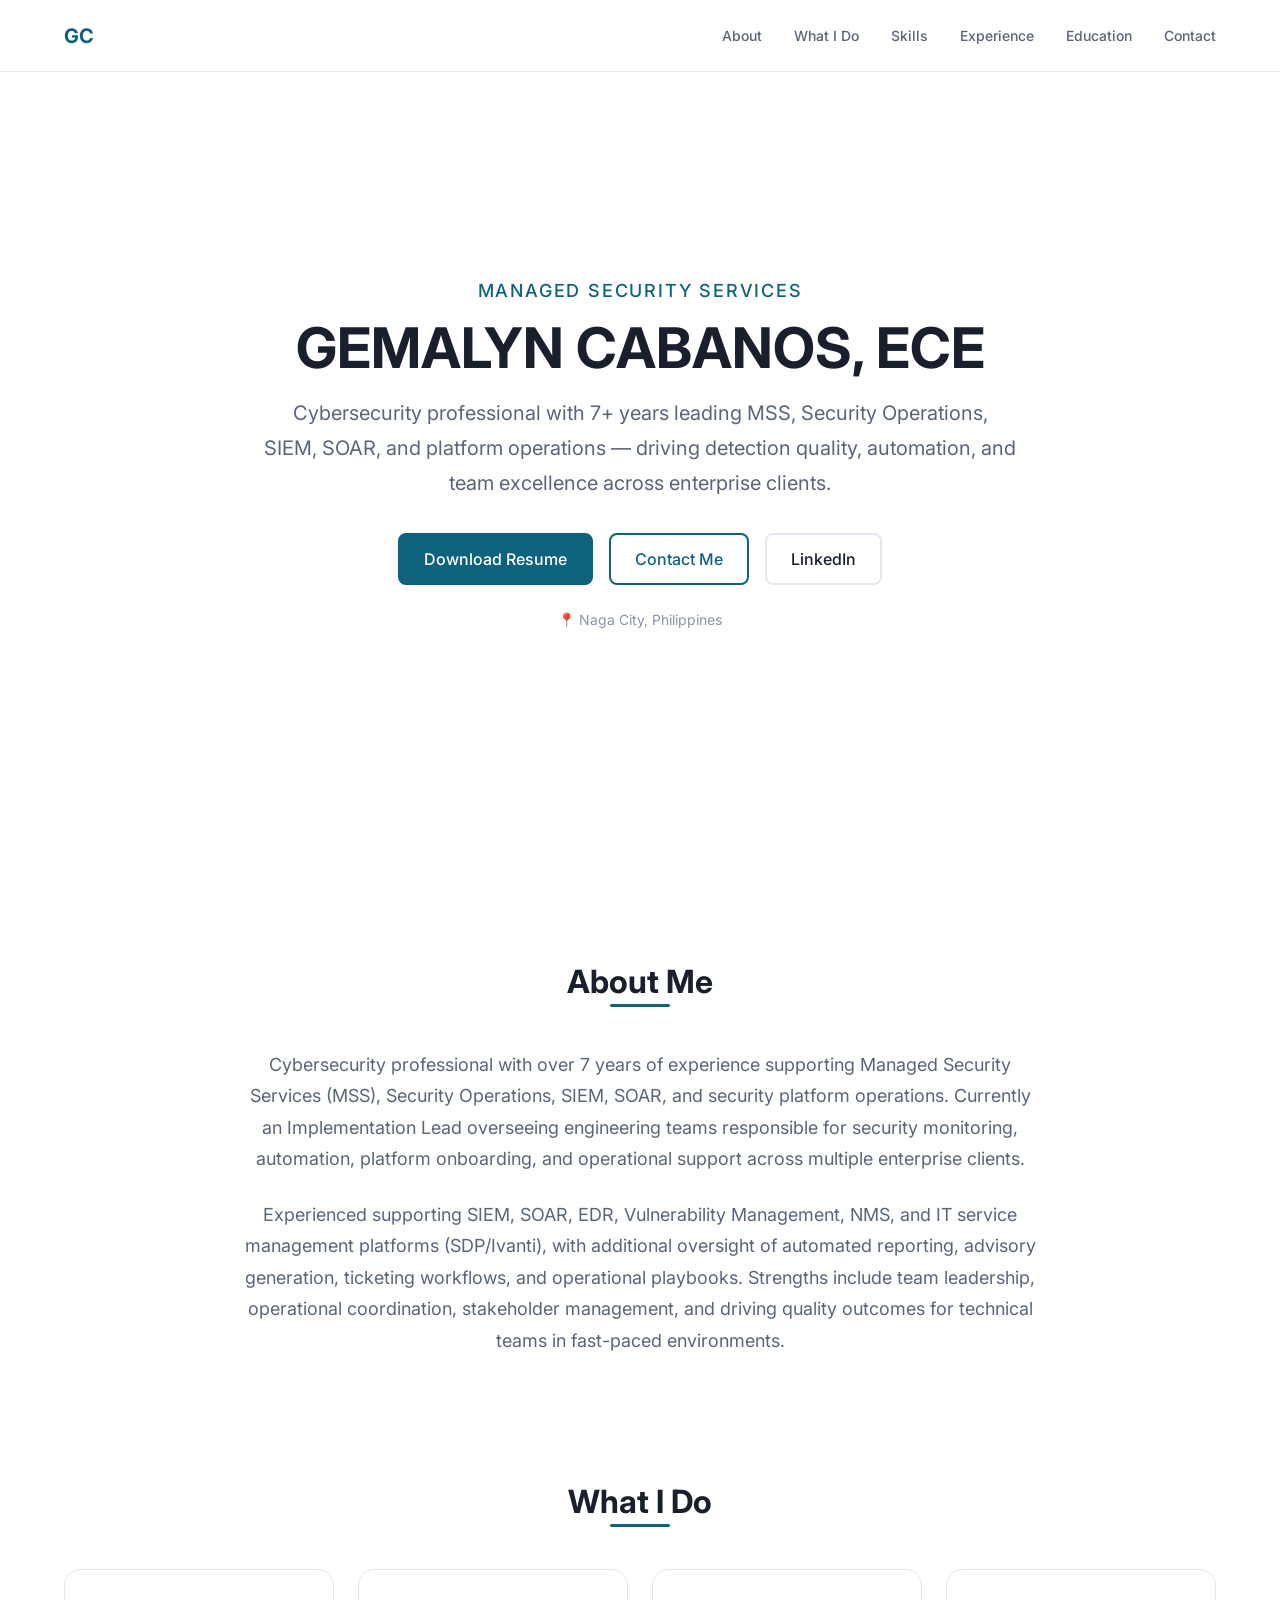
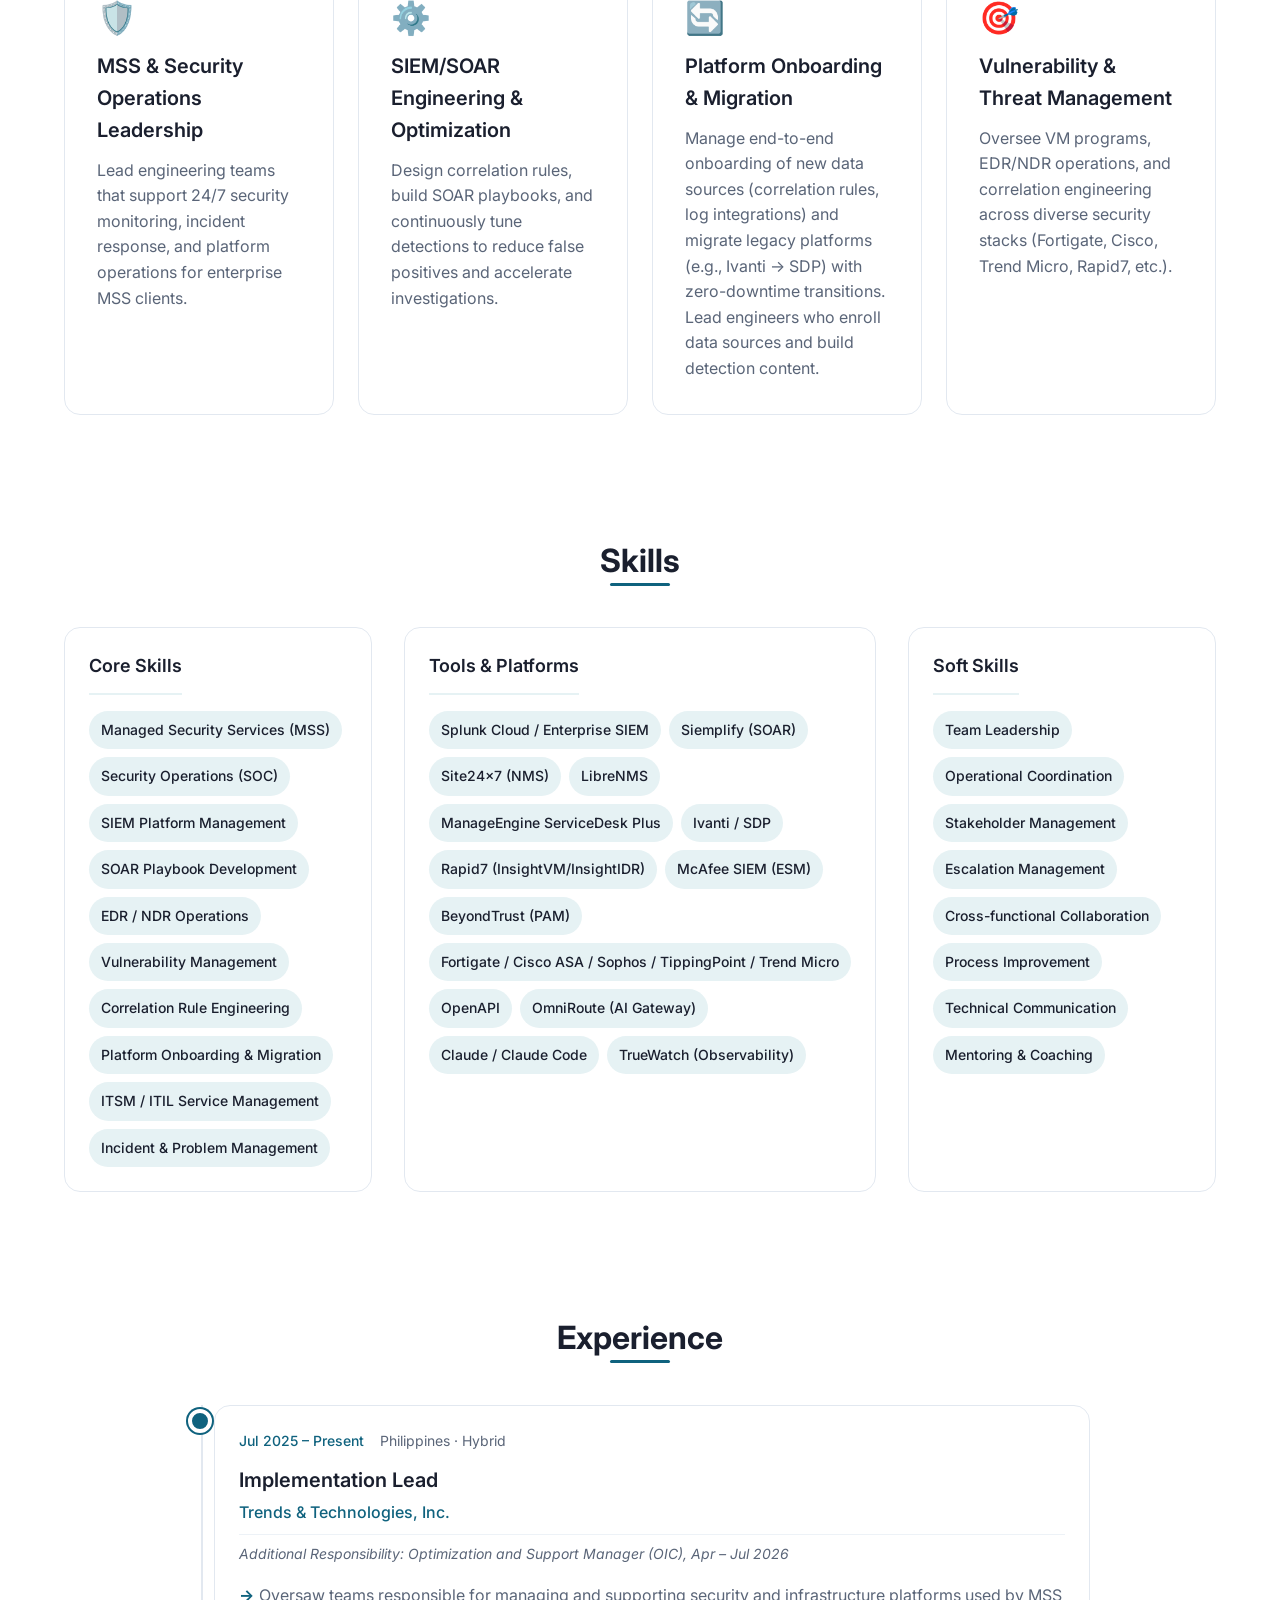
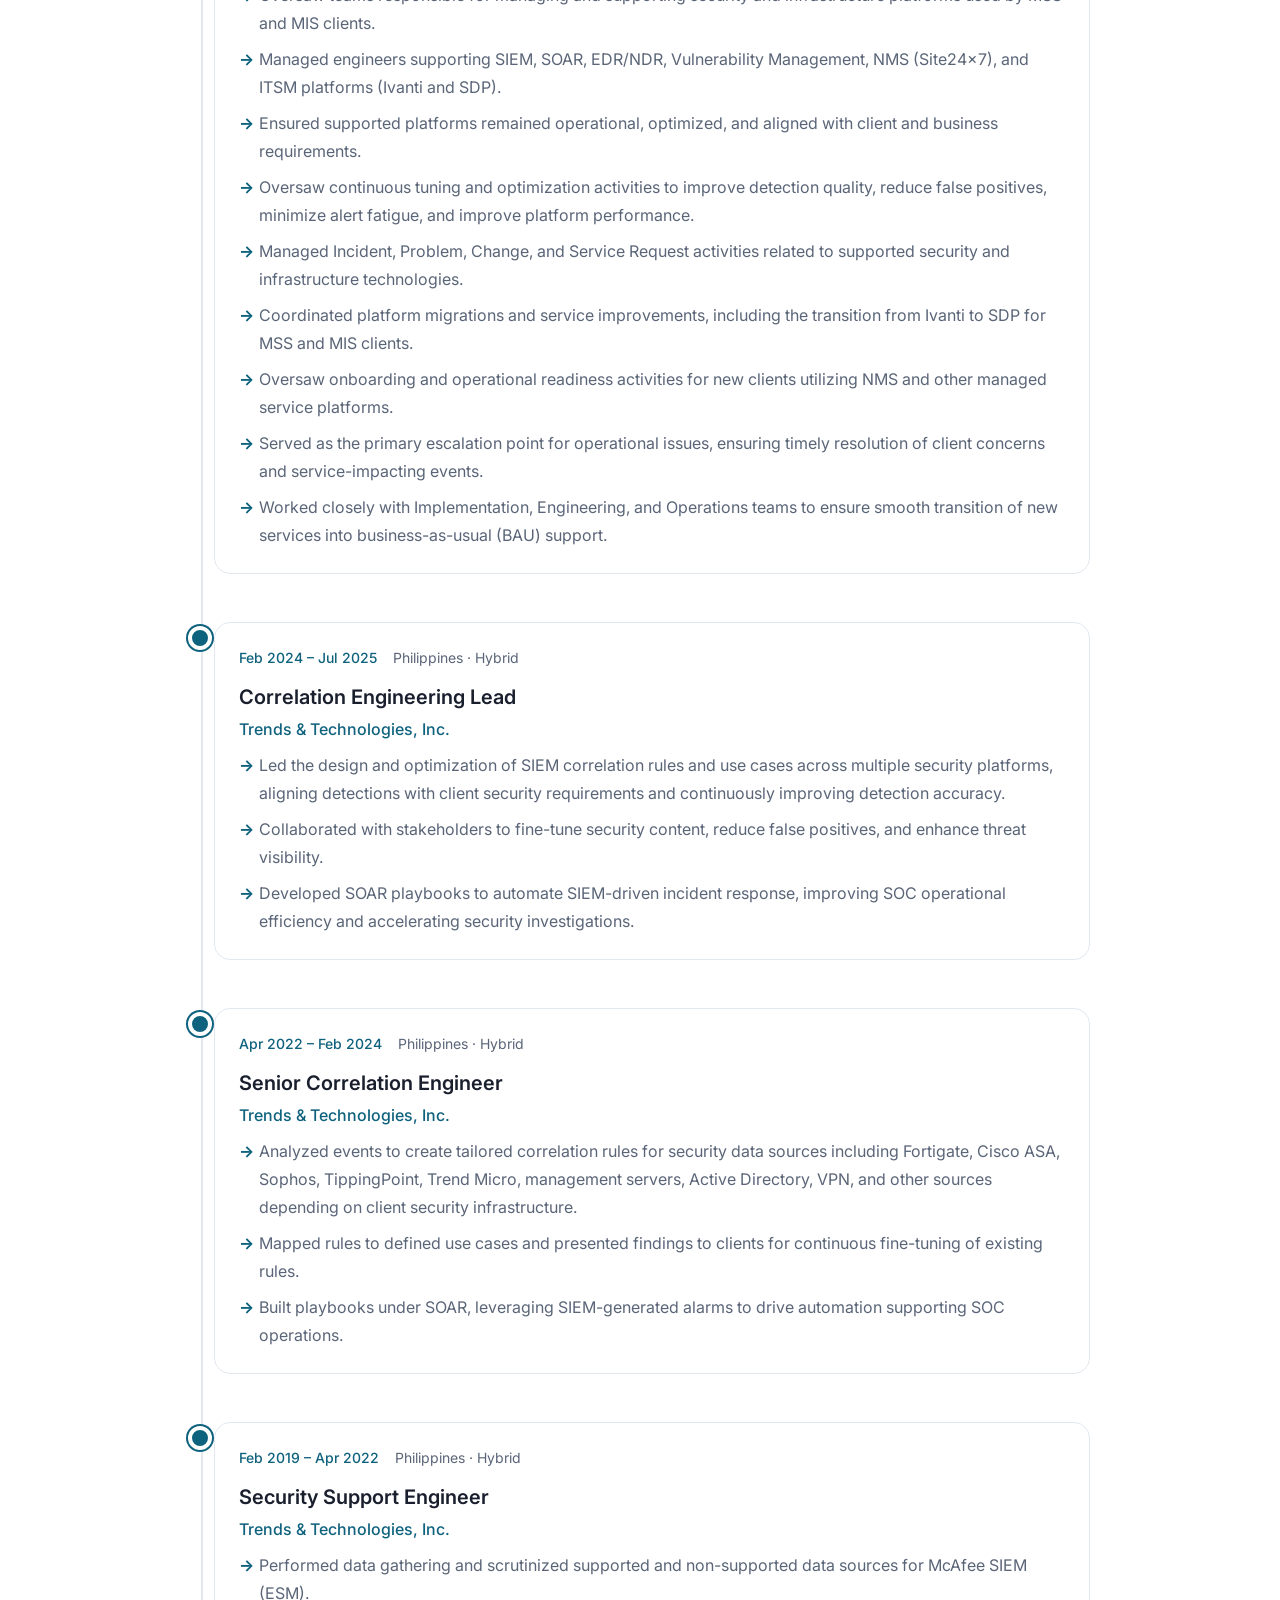
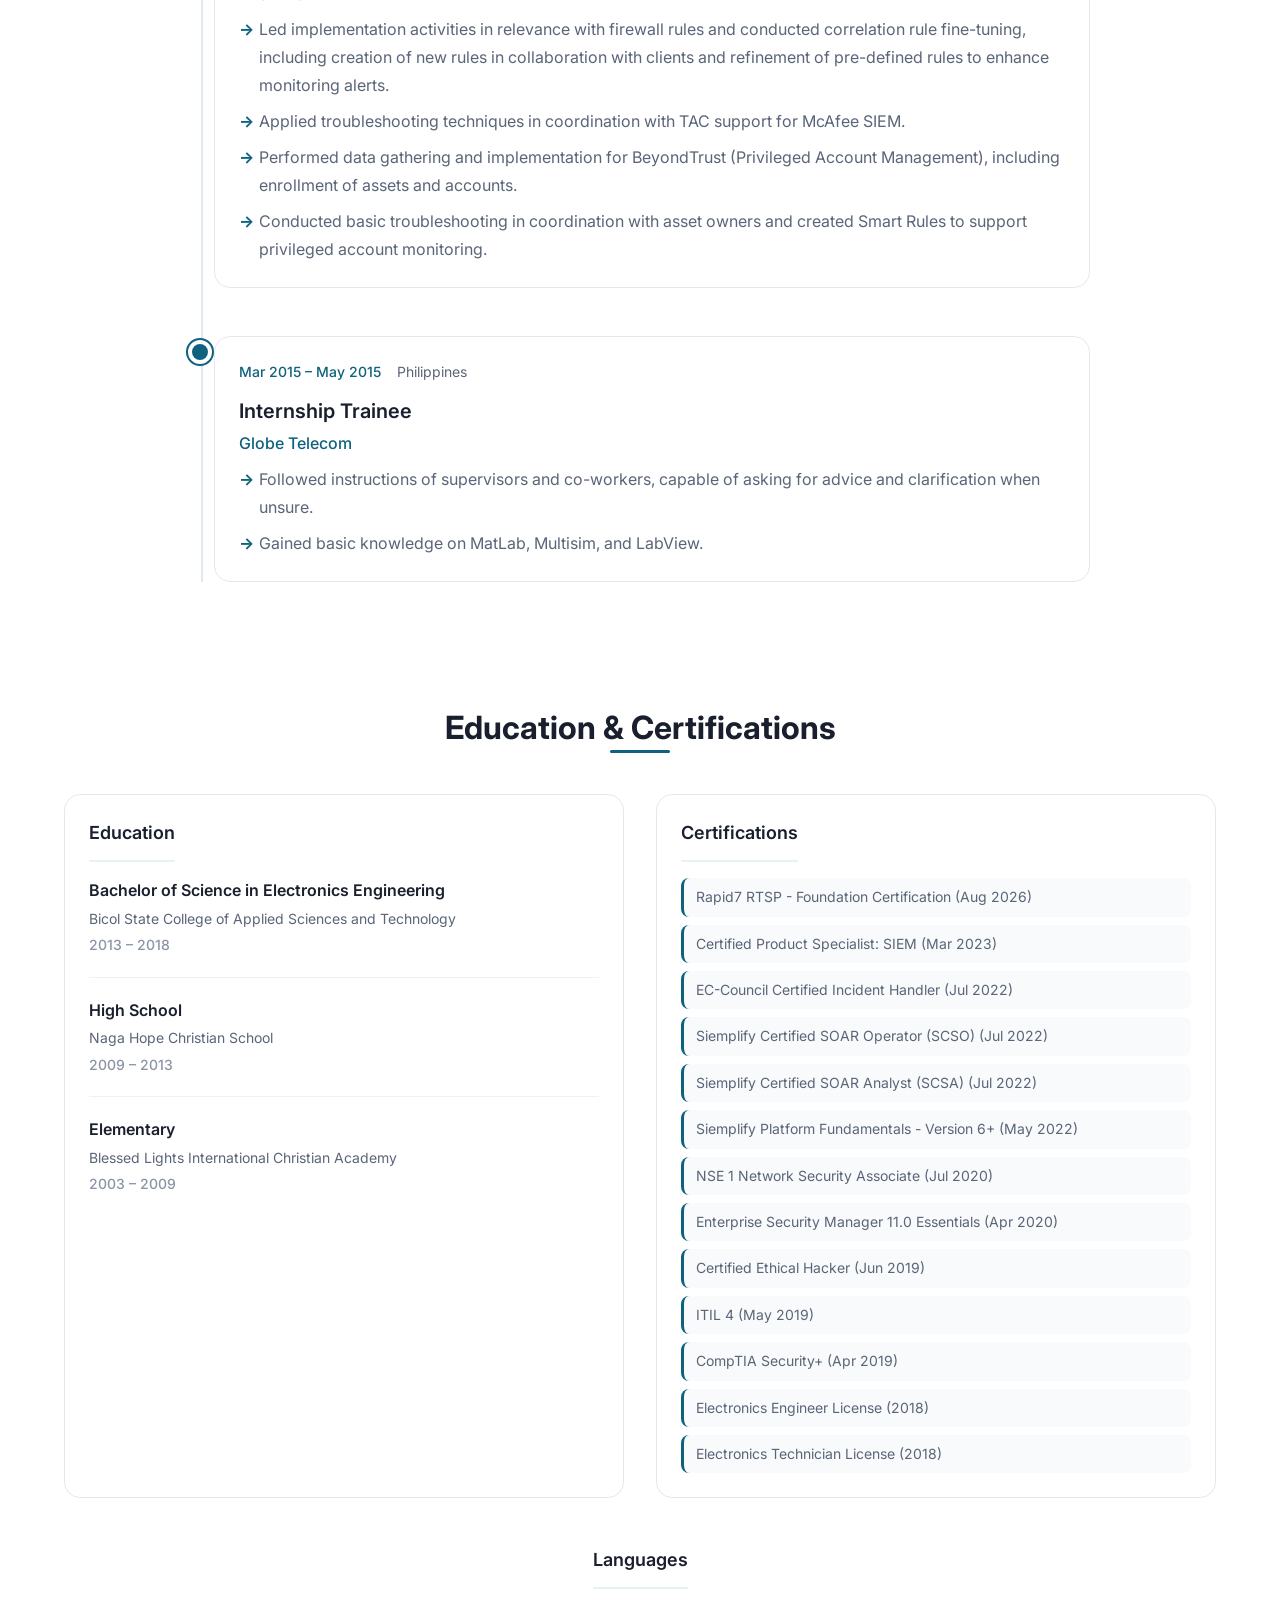
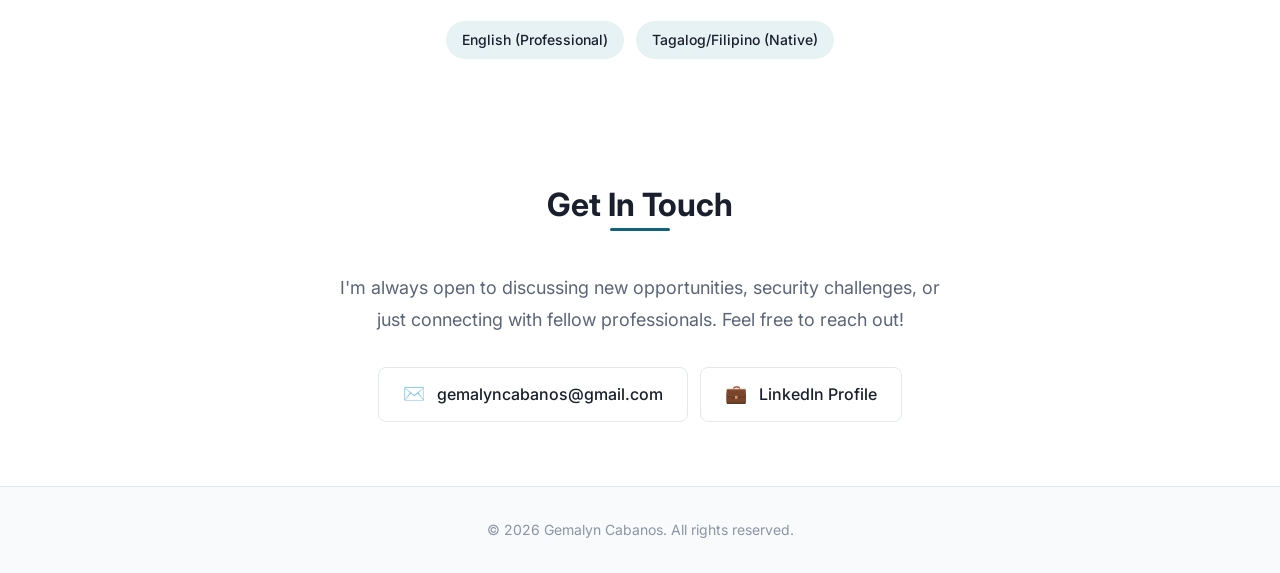
<file: index.html>
<!DOCTYPE html>
<html lang="en">
<head>
  <meta charset="UTF-8">
  <meta name="viewport" content="width=device-width, initial-scale=1.0">
  <meta name="description" content="Cybersecurity professional with 7+ years leading MSS, Security Operations, SIEM, SOAR, and platform operations — driving detection quality, automation, and team excellence across enterprise clients.">
  <meta name="author" content="Gemalyn Cabanos">

  <!-- Open Graph / Social Sharing -->
  <meta property="og:type" content="website">
  <meta property="og:title" content="Gemalyn Cabanos — Implementation Lead | Managed Security Services">
  <meta property="og:description" content="Cybersecurity professional with 7+ years leading MSS, Security Operations, SIEM, SOAR, and platform operations.">
  <meta property="og:image" content="assets/og-image.svg">
  <meta property="og:url" content="https://gemcabanos.github.io/">

  <!-- Twitter Card -->
  <meta name="twitter:card" content="summary_large_image">
  <meta name="twitter:title" content="Gemalyn Cabanos — Implementation Lead | Managed Security Services">
  <meta name="twitter:description" content="Cybersecurity professional with 7+ years leading MSS, Security Operations, SIEM, SOAR, and platform operations.">
  <meta name="twitter:image" content="assets/og-image.svg">

  <title>Gemalyn Cabanos — Implementation Lead | Managed Security Services</title>
  <link rel="preconnect" href="https://fonts.googleapis.com">
  <link rel="preconnect" href="https://fonts.gstatic.com" crossorigin>
  <link href="https://fonts.googleapis.com/css2?family=Inter:wght@400;500;600;700&display=swap" rel="stylesheet">
  <link rel="stylesheet" href="css/styles.css">
  <link rel="icon" type="image/svg+xml" href="assets/favicon.svg">
</head>
<body>
  <!-- Skip to main content for accessibility -->
  <a href="#main" class="skip-link">Skip to main content</a>

  <!-- Header / Navigation -->
  <header class="header" role="banner">
    <nav class="nav container" aria-label="Main navigation">
      <a href="#" class="nav__logo" aria-label="Gemalyn Cabanos - Home">GC</a>
      <ul class="nav__list" role="list">
        <li><a href="#about" class="nav__link">About</a></li>
        <li><a href="#what-i-do" class="nav__link">What I Do</a></li>
        <li><a href="#skills" class="nav__link">Skills</a></li>
        <li><a href="#experience" class="nav__link">Experience</a></li>
        <li><a href="#education" class="nav__link">Education</a></li>
        <li><a href="#contact" class="nav__link">Contact</a></li>
      </ul>
      <button class="nav__toggle" aria-expanded="false" aria-controls="nav-menu" aria-label="Toggle navigation menu">
        <span class="nav__toggle-icon" aria-hidden="true"></span>
      </button>
    </nav>
  </header>

  <!-- Main Content -->
  <main id="main" role="main">
    <!-- Hero Section -->
    <section class="hero" aria-labelledby="hero-heading">
      <div class="container hero__content">
        <div class="hero__text">
          <p class="hero__eyebrow">Managed Security Services</p>
          <h1 id="hero-heading" class="hero__title">GEMALYN CABANOS, ECE</h1>
          <p class="hero__pitch">Cybersecurity professional with 7+ years leading MSS, Security Operations, SIEM, SOAR, and platform operations — driving detection quality, automation, and team excellence across enterprise clients.</p>
          <div class="hero__actions">
            <a href="assets/resume.pdf" class="btn btn--primary" download>Download Resume</a>
            <a href="#contact" class="btn btn--secondary">Contact Me</a>
            <a href="https://www.linkedin.com/in/gemcabanos" class="btn btn--ghost" target="_blank" rel="noopener noreferrer">LinkedIn</a>
          </div>
          <p class="hero__location" aria-label="Location">📍 Naga City, Philippines</p>
        </div>
      </div>
    </section>

    <!-- About Section -->
    <section id="about" class="section about" aria-labelledby="about-heading">
      <div class="container">
        <header class="section__header">
          <h2 id="about-heading" class="section__title">About Me</h2>
        </header>
        <div class="about__content">
          <p class="about__text">Cybersecurity professional with over 7 years of experience supporting Managed Security Services (MSS), Security Operations, SIEM, SOAR, and security platform operations. Currently an Implementation Lead overseeing engineering teams responsible for security monitoring, automation, platform onboarding, and operational support across multiple enterprise clients.</p>
          <p class="about__text">Experienced supporting SIEM, SOAR, EDR, Vulnerability Management, NMS, and IT service management platforms (SDP/Ivanti), with additional oversight of automated reporting, advisory generation, ticketing workflows, and operational playbooks. Strengths include team leadership, operational coordination, stakeholder management, and driving quality outcomes for technical teams in fast-paced environments.</p>
        </div>
      </div>
    </section>

    <!-- What I Do Section -->
    <section id="what-i-do" class="section what-i-do" aria-labelledby="what-i-do-heading">
      <div class="container">
        <header class="section__header">
          <h2 id="what-i-do-heading" class="section__title">What I Do</h2>
        </header>
        <div class="cards" role="list">
          <article class="card" role="listitem">
            <div class="card__icon" aria-hidden="true">🛡️</div>
            <h3 class="card__title">MSS & Security Operations Leadership</h3>
            <p class="card__description">Lead engineering teams that support 24/7 security monitoring, incident response, and platform operations for enterprise MSS clients.</p>
          </article>
          <article class="card" role="listitem">
            <div class="card__icon" aria-hidden="true">⚙️</div>
            <h3 class="card__title">SIEM/SOAR Engineering & Optimization</h3>
            <p class="card__description">Design correlation rules, build SOAR playbooks, and continuously tune detections to reduce false positives and accelerate investigations.</p>
          </article>
          <article class="card" role="listitem">
            <div class="card__icon" aria-hidden="true">🔄</div>
            <h3 class="card__title">Platform Onboarding & Migration</h3>
            <p class="card__description">Manage end-to-end onboarding of new data sources (correlation rules, log integrations) and migrate legacy platforms (e.g., Ivanti → SDP) with zero-downtime transitions. Lead engineers who enroll data sources and build detection content.</p>
          </article>
          <article class="card" role="listitem">
            <div class="card__icon" aria-hidden="true">🎯</div>
            <h3 class="card__title">Vulnerability & Threat Management</h3>
            <p class="card__description">Oversee VM programs, EDR/NDR operations, and correlation engineering across diverse security stacks (Fortigate, Cisco, Trend Micro, Rapid7, etc.).</p>
          </article>
        </div>
      </div>
    </section>

    <!-- Skills Section -->
    <section id="skills" class="section skills" aria-labelledby="skills-heading">
      <div class="container">
        <header class="section__header">
          <h2 id="skills-heading" class="section__title">Skills</h2>
        </header>
        <div class="skills__groups">
          <div class="skills__group">
            <h3 class="skills__group-title">Core Skills</h3>
            <ul class="skills__list" role="list">
              <li>Managed Security Services (MSS)</li>
              <li>Security Operations (SOC)</li>
              <li>SIEM Platform Management</li>
              <li>SOAR Playbook Development</li>
              <li>EDR / NDR Operations</li>
              <li>Vulnerability Management</li>
              <li>Correlation Rule Engineering</li>
              <li>Platform Onboarding & Migration</li>
              <li>ITSM / ITIL Service Management</li>
              <li>Incident & Problem Management</li>
            </ul>
          </div>
          <div class="skills__group">
            <h3 class="skills__group-title">Tools & Platforms</h3>
            <ul class="skills__list" role="list">
              <li>Splunk Cloud / Enterprise SIEM</li>
              <li>Siemplify (SOAR)</li>
              <li>Site24x7 (NMS)</li>
              <li>LibreNMS</li>
              <li>ManageEngine ServiceDesk Plus</li>
              <li>Ivanti / SDP</li>
              <li>Rapid7 (InsightVM/InsightIDR)</li>
              <li>McAfee SIEM (ESM)</li>
              <li>BeyondTrust (PAM)</li>
              <li>Fortigate / Cisco ASA / Sophos / TippingPoint / Trend Micro</li>
              <li>OpenAPI</li>
              <li>OmniRoute (AI Gateway)</li>
              <li>Claude / Claude Code</li>
              <li>TrueWatch (Observability)</li>
            </ul>
          </div>
          <div class="skills__group">
            <h3 class="skills__group-title">Soft Skills</h3>
            <ul class="skills__list" role="list">
              <li>Team Leadership</li>
              <li>Operational Coordination</li>
              <li>Stakeholder Management</li>
              <li>Escalation Management</li>
              <li>Cross-functional Collaboration</li>
              <li>Process Improvement</li>
              <li>Technical Communication</li>
              <li>Mentoring & Coaching</li>
            </ul>
          </div>
        </div>
      </div>
    </section>

    <!-- Experience Section -->
    <section id="experience" class="section experience" aria-labelledby="experience-heading">
      <div class="container">
        <header class="section__header">
          <h2 id="experience-heading" class="section__title">Experience</h2>
        </header>
        <ol class="timeline" role="list">
          <li class="timeline__item">
            <div class="timeline__marker" aria-hidden="true"></div>
            <div class="timeline__content">
              <div class="timeline__meta">
                <time class="timeline__dates" datetime="2025-07">Jul 2025 – Present</time>
                <span class="timeline__location">Philippines · Hybrid</span>
              </div>
              <h3 class="timeline__title">Implementation Lead</h3>
              <p class="timeline__company">Trends & Technologies, Inc.</p>
              <p class="timeline__additional">Additional Responsibility: Optimization and Support Manager (OIC), Apr – Jul 2026</p>
              <ul class="timeline__bullets" role="list">
                <li>Oversaw teams responsible for managing and supporting security and infrastructure platforms used by MSS and MIS clients.</li>
                <li>Managed engineers supporting SIEM, SOAR, EDR/NDR, Vulnerability Management, NMS (Site24x7), and ITSM platforms (Ivanti and SDP).</li>
                <li>Ensured supported platforms remained operational, optimized, and aligned with client and business requirements.</li>
                <li>Oversaw continuous tuning and optimization activities to improve detection quality, reduce false positives, minimize alert fatigue, and improve platform performance.</li>
                <li>Managed Incident, Problem, Change, and Service Request activities related to supported security and infrastructure technologies.</li>
                <li>Coordinated platform migrations and service improvements, including the transition from Ivanti to SDP for MSS and MIS clients.</li>
                <li>Oversaw onboarding and operational readiness activities for new clients utilizing NMS and other managed service platforms.</li>
                <li>Served as the primary escalation point for operational issues, ensuring timely resolution of client concerns and service-impacting events.</li>
                <li>Worked closely with Implementation, Engineering, and Operations teams to ensure smooth transition of new services into business-as-usual (BAU) support.</li>
              </ul>
            </div>
          </li>
          <li class="timeline__item">
            <div class="timeline__marker" aria-hidden="true"></div>
            <div class="timeline__content">
              <div class="timeline__meta">
                <time class="timeline__dates" datetime="2024-02">Feb 2024 – Jul 2025</time>
                <span class="timeline__location">Philippines · Hybrid</span>
              </div>
              <h3 class="timeline__title">Correlation Engineering Lead</h3>
              <p class="timeline__company">Trends & Technologies, Inc.</p>
              <ul class="timeline__bullets" role="list">
                <li>Led the design and optimization of SIEM correlation rules and use cases across multiple security platforms, aligning detections with client security requirements and continuously improving detection accuracy.</li>
                <li>Collaborated with stakeholders to fine-tune security content, reduce false positives, and enhance threat visibility.</li>
                <li>Developed SOAR playbooks to automate SIEM-driven incident response, improving SOC operational efficiency and accelerating security investigations.</li>
              </ul>
            </div>
          </li>
          <li class="timeline__item">
            <div class="timeline__marker" aria-hidden="true"></div>
            <div class="timeline__content">
              <div class="timeline__meta">
                <time class="timeline__dates" datetime="2022-04">Apr 2022 – Feb 2024</time>
                <span class="timeline__location">Philippines · Hybrid</span>
              </div>
              <h3 class="timeline__title">Senior Correlation Engineer</h3>
              <p class="timeline__company">Trends & Technologies, Inc.</p>
              <ul class="timeline__bullets" role="list">
                <li>Analyzed events to create tailored correlation rules for security data sources including Fortigate, Cisco ASA, Sophos, TippingPoint, Trend Micro, management servers, Active Directory, VPN, and other sources depending on client security infrastructure.</li>
                <li>Mapped rules to defined use cases and presented findings to clients for continuous fine-tuning of existing rules.</li>
                <li>Built playbooks under SOAR, leveraging SIEM-generated alarms to drive automation supporting SOC operations.</li>
              </ul>
            </div>
          </li>
          <li class="timeline__item">
            <div class="timeline__marker" aria-hidden="true"></div>
            <div class="timeline__content">
              <div class="timeline__meta">
                <time class="timeline__dates" datetime="2019-02">Feb 2019 – Apr 2022</time>
                <span class="timeline__location">Philippines · Hybrid</span>
              </div>
              <h3 class="timeline__title">Security Support Engineer</h3>
              <p class="timeline__company">Trends & Technologies, Inc.</p>
              <ul class="timeline__bullets" role="list">
                <li>Performed data gathering and scrutinized supported and non-supported data sources for McAfee SIEM (ESM).</li>
                <li>Led implementation activities in relevance with firewall rules and conducted correlation rule fine-tuning, including creation of new rules in collaboration with clients and refinement of pre-defined rules to enhance monitoring alerts.</li>
                <li>Applied troubleshooting techniques in coordination with TAC support for McAfee SIEM.</li>
                <li>Performed data gathering and implementation for BeyondTrust (Privileged Account Management), including enrollment of assets and accounts.</li>
                <li>Conducted basic troubleshooting in coordination with asset owners and created Smart Rules to support privileged account monitoring.</li>
              </ul>
            </div>
          </li>
          <li class="timeline__item">
            <div class="timeline__marker" aria-hidden="true"></div>
            <div class="timeline__content">
              <div class="timeline__meta">
                <time class="timeline__dates" datetime="2015-03">Mar 2015 – May 2015</time>
                <span class="timeline__location">Philippines</span>
              </div>
              <h3 class="timeline__title">Internship Trainee</h3>
              <p class="timeline__company">Globe Telecom</p>
              <ul class="timeline__bullets" role="list">
                <li>Followed instructions of supervisors and co-workers, capable of asking for advice and clarification when unsure.</li>
                <li>Gained basic knowledge on MatLab, Multisim, and LabView.</li>
              </ul>
            </div>
          </li>
        </ol>
      </div>
    </section>

    <!-- Education & Certifications Section -->
    <section id="education" class="section education" aria-labelledby="education-heading">
      <div class="container">
        <header class="section__header">
          <h2 id="education-heading" class="section__title">Education & Certifications</h2>
        </header>
        <div class="education__grid">
          <div class="education__column">
            <h3 class="education__subtitle">Education</h3>
            <dl class="education__list" role="list">
              <div class="education__item">
                <dt class="education__degree">Bachelor of Science in Electronics Engineering</dt>
                <dd class="education__school">Bicol State College of Applied Sciences and Technology</dd>
                <dd class="education__year">2013 – 2018</dd>
              </div>
              <div class="education__item">
                <dt class="education__degree">High School</dt>
                <dd class="education__school">Naga Hope Christian School</dd>
                <dd class="education__year">2009 – 2013</dd>
              </div>
              <div class="education__item">
                <dt class="education__degree">Elementary</dt>
                <dd class="education__school">Blessed Lights International Christian Academy</dd>
                <dd class="education__year">2003 – 2009</dd>
              </div>
            </dl>
          </div>
          <div class="education__column">
            <h3 class="education__subtitle">Certifications</h3>
            <ul class="certifications__list" role="list">
              <li>Rapid7 RTSP - Foundation Certification (Aug 2026)</li>
              <li>Certified Product Specialist: SIEM (Mar 2023)</li>
              <li>EC-Council Certified Incident Handler (Jul 2022)</li>
              <li>Siemplify Certified SOAR Operator (SCSO) (Jul 2022)</li>
              <li>Siemplify Certified SOAR Analyst (SCSA) (Jul 2022)</li>
              <li>Siemplify Platform Fundamentals - Version 6+ (May 2022)</li>
              <li>NSE 1 Network Security Associate (Jul 2020)</li>
              <li>Enterprise Security Manager 11.0 Essentials (Apr 2020)</li>
              <li>Certified Ethical Hacker (Jun 2019)</li>
              <li>ITIL 4 (May 2019)</li>
              <li>CompTIA Security+ (Apr 2019)</li>
              <li>Electronics Engineer License (2018)</li>
              <li>Electronics Technician License (2018)</li>
            </ul>
          </div>
        </div>
        <div class="languages">
          <h3 class="education__subtitle">Languages</h3>
          <ul class="languages__list" role="list">
            <li>English (Professional)</li>
            <li>Tagalog/Filipino (Native)</li>
          </ul>
        </div>
      </div>
    </section>

    <!-- Contact Section -->
    <section id="contact" class="section contact" aria-labelledby="contact-heading">
      <div class="container">
        <header class="section__header">
          <h2 id="contact-heading" class="section__title">Get In Touch</h2>
        </header>
        <div class="contact__content">
          <p class="contact__text">I'm always open to discussing new opportunities, security challenges, or just connecting with fellow professionals. Feel free to reach out!</p>
          <div class="contact__links">
            <a href="mailto:gemalyncabanos@gmail.com" class="contact__link">
              <span class="contact__icon" aria-hidden="true">✉️</span>
              <span>gemalyncabanos@gmail.com</span>
            </a>
            <a href="https://www.linkedin.com/in/gemcabanos" class="contact__link" target="_blank" rel="noopener noreferrer">
              <span class="contact__icon" aria-hidden="true">💼</span>
              <span>LinkedIn Profile</span>
            </a>
          </div>
        </div>
      </div>
    </section>
  </main>

  <!-- Footer -->
  <footer class="footer" role="contentinfo">
    <div class="container">
      <p class="footer__text">&copy; <span id="year"></span> Gemalyn Cabanos. All rights reserved.</p>
    </div>
  </footer>

  <script src="js/main.js"></script>
</body>
</html>
</file>
<file: css/styles.css>
/* ==========================================================================
   Gemalyn Cabanos — Personal Portfolio Website
   CSS Styles
   ========================================================================== */

/* --------------------------------------------------------------------------
   CSS Custom Properties (Design Tokens)
   -------------------------------------------------------------------------- */
:root {
  /* Colors - Deep Teal / Indigo Theme */
  --color-primary: #0f627e;
  --color-primary-dark: #0a4d5e;
  --color-primary-light: #147a9a;
  --color-primary-soft: #e6f2f4;

  --color-text: #1a1f2e;
  --color-text-light: #5a6578;
  --color-text-lighter: #8b95a6;

  --color-background: #ffffff;
  --color-background-alt: #f8fafb;
  --color-background-card: #ffffff;

  --color-border: #e2e8f0;
  --color-border-light: #edf2f7;

  --color-focus: #0f627e;
  --color-error: #c53030;

  /* Typography */
  --font-family: 'Inter', -apple-system, BlinkMacSystemFont, 'Segoe UI', Roboto, Oxygen, Ubuntu, sans-serif;
  --font-size-xs: 0.75rem;    /* 12px */
  --font-size-sm: 0.875rem;   /* 14px */
  --font-size-base: 1rem;     /* 16px */
  --font-size-lg: 1.125rem;   /* 18px */
  --font-size-xl: 1.25rem;    /* 20px */
  --font-size-2xl: 1.5rem;    /* 24px */
  --font-size-3xl: 2rem;      /* 32px */
  --font-size-4xl: 2.5rem;    /* 40px */
  --font-size-5xl: 3.5rem;    /* 56px */

  --font-weight-normal: 400;
  --font-weight-medium: 500;
  --font-weight-semibold: 600;
  --font-weight-bold: 700;

  --line-height-tight: 1.1;
  --line-height-snug: 1.375;
  --line-height-normal: 1.6;
  --line-height-relaxed: 1.75;

  /* Spacing */
  --space-1: 0.25rem;   /* 4px */
  --space-2: 0.5rem;    /* 8px */
  --space-3: 0.75rem;   /* 12px */
  --space-4: 1rem;      /* 16px */
  --space-5: 1.25rem;   /* 20px */
  --space-6: 1.5rem;    /* 24px */
  --space-8: 2rem;      /* 32px */
  --space-10: 2.5rem;   /* 40px */
  --space-12: 3rem;     /* 48px */
  --space-16: 4rem;     /* 64px */
  --space-20: 5rem;     /* 80px */

  /* Border Radius */
  --radius-sm: 0.25rem;
  --radius-md: 0.5rem;
  --radius-lg: 0.75rem;
  --radius-xl: 1rem;
  --radius-full: 9999px;

  /* Shadows */
  --shadow-sm: 0 1px 2px 0 rgba(0, 0, 0, 0.05);
  --shadow-md: 0 4px 6px -1px rgba(0, 0, 0, 0.1), 0 2px 4px -2px rgba(0, 0, 0, 0.1);
  --shadow-lg: 0 10px 15px -3px rgba(0, 0, 0, 0.1), 0 4px 6px -4px rgba(0, 0, 0, 0.1);
  --shadow-xl: 0 20px 25px -5px rgba(0, 0, 0, 0.1), 0 8px 10px -6px rgba(0, 0, 0, 0.1);

  /* Transitions */
  --transition-fast: 150ms ease;
  --transition-normal: 250ms ease;
  --transition-slow: 350ms ease;

  /* Container */
  --container-max: 1200px;
  --container-padding: var(--space-6);

  /* Header Height */
  --header-height: 72px;
}

/* Dark Mode */
@media (prefers-color-scheme: dark) {
  :root {
    --color-primary: #14b8d4;
    --color-primary-dark: #0ea5bd;
    --color-primary-light: #2fd5ec;
    --color-primary-soft: #0f2a33;

    --color-text: #f1f5f9;
    --color-text-light: #94a3b8;
    --color-text-lighter: #64748b;

    --color-background: #0f172a;
    --color-background-alt: #1e293b;
    --color-background-card: #1e293b;

    --color-border: #334155;
    --color-border-light: #1e293b;

    --color-focus: #14b8d4;
  }
}

/* --------------------------------------------------------------------------
   Reset & Base Styles
   -------------------------------------------------------------------------- */
*,
*::before,
*::after {
  box-sizing: border-box;
  margin: 0;
  padding: 0;
}

html {
  scroll-behavior: smooth;
  -webkit-text-size-adjust: 100%;
}

@media (prefers-reduced-motion: reduce) {
  html {
    scroll-behavior: auto;
  }

  *,
  *::before,
  *::after {
    animation-duration: 0.01ms !important;
    animation-iteration-count: 1 !important;
    transition-duration: 0.01ms !important;
    scroll-behavior: auto !important;
  }
}

body {
  font-family: var(--font-family);
  font-size: var(--font-size-base);
  line-height: var(--line-height-normal);
  color: var(--color-text);
  background-color: var(--color-background);
  -webkit-font-smoothing: antialiased;
  -moz-osx-font-smoothing: grayscale;
}

img {
  max-width: 100%;
  height: auto;
  display: block;
}

a {
  color: var(--color-primary);
  text-decoration: none;
  transition: color var(--transition-fast);
}

a:hover {
  color: var(--color-primary-dark);
}

a:focus-visible {
  outline: 2px solid var(--color-focus);
  outline-offset: 2px;
  border-radius: var(--radius-sm);
}

/* Skip Link */
.skip-link {
  position: absolute;
  top: -100%;
  left: var(--space-4);
  padding: var(--space-2) var(--space-4);
  background: var(--color-primary);
  color: #fff;
  font-weight: var(--font-weight-medium);
  border-radius: var(--radius-md);
  z-index: 10000;
  transition: top var(--transition-fast);
}

.skip-link:focus {
  top: var(--space-4);
}

/* Container */
.container {
  width: 100%;
  max-width: var(--container-max);
  margin: 0 auto;
  padding: 0 var(--container-padding);
}

/* Section Base */
.section {
  padding: var(--space-16) 0;
}

.section__header {
  text-align: center;
  margin-bottom: var(--space-12);
}

.section__title {
  font-size: var(--font-size-3xl);
  font-weight: var(--font-weight-bold);
  line-height: var(--line-height-tight);
  color: var(--color-text);
  position: relative;
  display: inline-block;
}

.section__title::after {
  content: '';
  position: absolute;
  bottom: -8px;
  left: 50%;
  transform: translateX(-50%);
  width: 60px;
  height: 3px;
  background: var(--color-primary);
  border-radius: var(--radius-full);
}

/* Buttons */
.btn {
  display: inline-flex;
  align-items: center;
  justify-content: center;
  gap: var(--space-2);
  padding: var(--space-3) var(--space-6);
  font-size: var(--font-size-base);
  font-weight: var(--font-weight-medium);
  line-height: 1.5;
  border-radius: var(--radius-md);
  border: 2px solid transparent;
  cursor: pointer;
  transition: all var(--transition-fast);
  white-space: nowrap;
}

.btn:focus-visible {
  outline: 2px solid var(--color-focus);
  outline-offset: 2px;
}

.btn--primary {
  background: var(--color-primary);
  color: #fff;
  border-color: var(--color-primary);
}

.btn--primary:hover {
  background: var(--color-primary-dark);
  border-color: var(--color-primary-dark);
  color: #fff;
}

.btn--secondary {
  background: transparent;
  color: var(--color-primary);
  border-color: var(--color-primary);
}

.btn--secondary:hover {
  background: var(--color-primary-soft);
  color: var(--color-primary-dark);
}

.btn--ghost {
  background: transparent;
  color: var(--color-text);
  border-color: var(--color-border);
}

.btn--ghost:hover {
  background: var(--color-background-alt);
  border-color: var(--color-text-light);
  color: var(--color-text);
}

/* --------------------------------------------------------------------------
   Header / Navigation
   -------------------------------------------------------------------------- */
.header {
  position: fixed;
  top: 0;
  left: 0;
  right: 0;
  height: var(--header-height);
  background: rgba(255, 255, 255, 0.95);
  backdrop-filter: blur(8px);
  border-bottom: 1px solid var(--color-border);
  z-index: 1000;
}

@media (prefers-color-scheme: dark) {
  .header {
    background: rgba(15, 23, 42, 0.95);
  }
}

.nav {
  display: flex;
  align-items: center;
  justify-content: space-between;
  height: 100%;
}

.nav__logo {
  font-size: var(--font-size-xl);
  font-weight: var(--font-weight-bold);
  color: var(--color-primary);
  text-decoration: none;
}

.nav__logo:hover {
  color: var(--color-primary-dark);
}

.nav__list {
  display: flex;
  align-items: center;
  gap: var(--space-8);
  list-style: none;
}

.nav__link {
  font-size: var(--font-size-sm);
  font-weight: var(--font-weight-medium);
  color: var(--color-text-light);
  padding: var(--space-2) 0;
  position: relative;
  transition: color var(--transition-fast);
}

.nav__link::after {
  content: '';
  position: absolute;
  bottom: 0;
  left: 0;
  width: 0;
  height: 2px;
  background: var(--color-primary);
  transition: width var(--transition-normal);
}

.nav__link:hover,
.nav__link:focus-visible {
  color: var(--color-primary);
}

.nav__link:hover::after,
.nav__link:focus-visible::after {
  width: 100%;
}

.nav__toggle {
  display: none;
  width: 44px;
  height: 44px;
  background: var(--color-background);
  border: 1px solid var(--color-border);
  border-radius: var(--radius-md);
  cursor: pointer;
  padding: 0;
  box-shadow: var(--shadow-sm);
}

.nav__toggle-icon,
.nav__toggle-icon::before,
.nav__toggle-icon::after {
  display: block;
  width: 24px;
  height: 2px;
  background: var(--color-text);
  border-radius: var(--radius-full);
  transition: transform var(--transition-normal), background var(--transition-fast);
}

.nav__toggle-icon {
  position: relative;
  margin: auto;
}

.nav__toggle-icon::before,
.nav__toggle-icon::after {
  content: '';
  position: absolute;
  left: 0;
}

.nav__toggle-icon::before {
  top: -7px;
}

.nav__toggle-icon::after {
  bottom: -7px;
}

.nav__toggle[aria-expanded="true"] .nav__toggle-icon {
  background: transparent;
}

.nav__toggle[aria-expanded="true"] .nav__toggle-icon::before {
  transform: translateY(7px) rotate(45deg);
}

.nav__toggle[aria-expanded="true"] .nav__toggle-icon::after {
  transform: translateY(-7px) rotate(-45deg);
}

/* Mobile Navigation */
@media (max-width: 768px) {
  .nav__toggle {
    display: block;
    z-index: 1001;
  }

  .nav__list {
    position: fixed;
    top: 0;
    right: 0;
    bottom: 0;
    width: 280px;
    max-width: 85vw;
    flex-direction: column;
    align-items: flex-start;
    justify-content: center;
    gap: var(--space-6);
    padding: var(--space-8);
    background: var(--color-background);
    border-left: 1px solid var(--color-border);
    transform: translateX(100%);
    transition: transform var(--transition-normal);
    box-shadow: var(--shadow-xl);
  }

  .nav__list--open {
    transform: translateX(0);
  }

  .nav__link {
    font-size: var(--font-size-lg);
    padding: var(--space-3) 0;
  }
}

/* --------------------------------------------------------------------------
   Hero Section
   -------------------------------------------------------------------------- */
.hero {
  min-height: 100vh;
  display: flex;
  align-items: center;
  padding-top: var(--header-height);
  padding-bottom: var(--space-16);
}

.hero__content {
  display: grid;
  grid-template-columns: 1fr;
  gap: var(--space-12);
  align-items: center;
  text-align: center;
  max-width: 800px;
  margin: 0 auto;
}

.hero__eyebrow {
  font-size: var(--font-size-lg);
  font-weight: var(--font-weight-medium);
  color: var(--color-primary);
  text-transform: uppercase;
  letter-spacing: 0.1em;
  margin-bottom: var(--space-3);
}

.hero__title {
  font-size: var(--font-size-4xl);
  font-weight: var(--font-weight-bold);
  line-height: var(--line-height-tight);
  color: var(--color-text);
  margin-bottom: var(--space-4);
}

.hero__pitch {
  font-size: var(--font-size-lg);
  line-height: var(--line-height-relaxed);
  color: var(--color-text-light);
  margin-bottom: var(--space-8);
  max-width: 60ch;
  margin-left: auto;
  margin-right: auto;
}

.hero__actions {
  display: flex;
  flex-wrap: wrap;
  gap: var(--space-4);
  justify-content: center;
  margin-bottom: var(--space-6);
}

.hero__location {
  font-size: var(--font-size-sm);
  color: var(--color-text-lighter);
  display: flex;
  align-items: center;
  justify-content: center;
  gap: var(--space-2);
}

@media (min-width: 768px) {
  .hero__title {
    font-size: var(--font-size-5xl);
  }

  .hero__pitch {
    font-size: var(--font-size-xl);
  }
}

@media (min-width: 1024px) {
  .hero__title {
    font-size: var(--font-size-5xl);
  }
}

@media (min-width: 1024px) {
  .hero__title {
    font-size: var(--font-size-5xl);
  }
}

/* --------------------------------------------------------------------------
   About Section
   -------------------------------------------------------------------------- */
.about__content {
  max-width: 800px;
  margin: 0 auto;
  text-align: center;
}

.about__text {
  font-size: var(--font-size-lg);
  line-height: var(--line-height-relaxed);
  color: var(--color-text-light);
  margin-bottom: var(--space-6);
}

.about__text:last-child {
  margin-bottom: 0;
}

/* --------------------------------------------------------------------------
   What I Do / Cards
   -------------------------------------------------------------------------- */
.cards {
  display: grid;
  grid-template-columns: 1fr;
  gap: var(--space-6);
}

.card {
  padding: var(--space-8);
  background: var(--color-background-card);
  border: 1px solid var(--color-border);
  border-radius: var(--radius-xl);
  transition: transform var(--transition-normal), box-shadow var(--transition-normal), border-color var(--transition-normal);
}

.card:hover {
  transform: translateY(-4px);
  box-shadow: var(--shadow-lg);
  border-color: var(--color-primary-soft);
}

.card__icon {
  font-size: var(--font-size-3xl);
  margin-bottom: var(--space-4);
  line-height: 1;
}

.card__title {
  font-size: var(--font-size-xl);
  font-weight: var(--font-weight-semibold);
  color: var(--color-text);
  margin-bottom: var(--space-3);
}

.card__description {
  font-size: var(--font-size-base);
  line-height: var(--line-height-normal);
  color: var(--color-text-light);
}

@media (min-width: 640px) {
  .cards {
    grid-template-columns: repeat(2, 1fr);
  }
}

@media (min-width: 1024px) {
  .cards {
    grid-template-columns: repeat(4, 1fr);
  }
}

/* --------------------------------------------------------------------------
   Skills Section
   -------------------------------------------------------------------------- */
.skills__groups {
  display: grid;
  grid-template-columns: 1fr;
  gap: var(--space-8);
}

.skills__group {
  background: var(--color-background-card);
  border: 1px solid var(--color-border);
  border-radius: var(--radius-xl);
  padding: var(--space-6);
}

.skills__group-title {
  font-size: var(--font-size-lg);
  font-weight: var(--font-weight-semibold);
  color: var(--color-text);
  margin-bottom: var(--space-4);
  padding-bottom: var(--space-3);
  border-bottom: 2px solid var(--color-primary-soft);
  display: inline-block;
}

.skills__list {
  list-style: none;
  display: flex;
  flex-wrap: wrap;
  gap: var(--space-2);
}

.skills__list li {
  font-size: var(--font-size-sm);
  color: var(--color-text);
  background: var(--color-primary-soft);
  padding: var(--space-2) var(--space-3);
  border-radius: var(--radius-full);
  font-weight: var(--font-weight-medium);
  white-space: nowrap;
}

@media (min-width: 768px) {
  .skills__groups {
    grid-template-columns: repeat(3, 1fr);
  }
}

/* --------------------------------------------------------------------------
   Experience / Timeline
   -------------------------------------------------------------------------- */
.timeline {
  position: relative;
  padding-left: var(--space-6);
  max-width: 900px;
  margin: 0 auto;
  list-style: none;
}

.timeline::before {
  content: '';
  position: absolute;
  left: 11px;
  top: 0;
  bottom: 0;
  width: 2px;
  background: var(--color-border);
}

.timeline__item {
  position: relative;
  padding-bottom: var(--space-12);
}

.timeline__item:last-child {
  padding-bottom: 0;
}

.timeline__marker {
  position: absolute;
  left: -26px;
  top: 4px;
  width: 24px;
  height: 24px;
  border-radius: 50%;
  background: var(--color-primary);
  border: 4px solid var(--color-background);
  box-shadow: 0 0 0 2px var(--color-primary);
  z-index: 1;
}

.timeline__content {
  background: var(--color-background-card);
  border: 1px solid var(--color-border);
  border-radius: var(--radius-xl);
  padding: var(--space-6);
}

.timeline__meta {
  display: flex;
  flex-wrap: wrap;
  gap: var(--space-4);
  margin-bottom: var(--space-3);
  font-size: var(--font-size-sm);
  color: var(--color-text-light);
}

.timeline__dates {
  font-weight: var(--font-weight-medium);
  color: var(--color-primary);
  white-space: nowrap;
}

.timeline__location {
  white-space: nowrap;
}

.timeline__title {
  font-size: var(--font-size-xl);
  font-weight: var(--font-weight-semibold);
  color: var(--color-text);
  margin-bottom: var(--space-1);
}

.timeline__company {
  font-size: var(--font-size-base);
  font-weight: var(--font-weight-medium);
  color: var(--color-primary);
  margin-bottom: var(--space-2);
}

.timeline__additional {
  font-size: var(--font-size-sm);
  color: var(--color-text-light);
  font-style: italic;
  margin-bottom: var(--space-4);
  padding-top: var(--space-2);
  border-top: 1px solid var(--color-border-light);
}

.timeline__bullets {
  list-style: none;
  display: grid;
  gap: var(--space-2);
}

.timeline__bullets li {
  position: relative;
  padding-left: var(--space-5);
  font-size: var(--font-size-base);
  line-height: var(--line-height-relaxed);
  color: var(--color-text-light);
}

.timeline__bullets li::before {
  content: '→';
  position: absolute;
  left: 0;
  color: var(--color-primary);
  font-weight: var(--font-weight-bold);
}

@media (max-width: 640px) {
  .timeline {
    padding-left: var(--space-4);
  }

  .timeline::before {
    left: 9px;
  }

  .timeline__marker {
    left: -22px;
    width: 20px;
    height: 20px;
  }

  .timeline__content {
    padding: var(--space-4);
  }
}

/* --------------------------------------------------------------------------
   Education & Certifications
   -------------------------------------------------------------------------- */
.education__grid {
  display: grid;
  grid-template-columns: 1fr;
  gap: var(--space-8);
  margin-bottom: var(--space-12);
}

.education__column {
  background: var(--color-background-card);
  border: 1px solid var(--color-border);
  border-radius: var(--radius-xl);
  padding: var(--space-6);
}

.education__subtitle {
  font-size: var(--font-size-lg);
  font-weight: var(--font-weight-semibold);
  color: var(--color-text);
  margin-bottom: var(--space-4);
  padding-bottom: var(--space-3);
  border-bottom: 2px solid var(--color-primary-soft);
  display: inline-block;
}

.education__list {
  display: grid;
  gap: var(--space-5);
}

.education__item {
  padding-bottom: var(--space-5);
  border-bottom: 1px solid var(--color-border-light);
}

.education__item:last-child {
  border-bottom: none;
  padding-bottom: 0;
}

.education__degree {
  font-size: var(--font-size-base);
  font-weight: var(--font-weight-semibold);
  color: var(--color-text);
  margin-bottom: var(--space-1);
}

.education__school {
  font-size: var(--font-size-sm);
  color: var(--color-text-light);
  margin-bottom: var(--space-1);
}

.education__year {
  font-size: var(--font-size-sm);
  color: var(--color-text-lighter);
  font-weight: var(--font-weight-medium);
}

.certifications__list {
  list-style: none;
  display: grid;
  gap: var(--space-2);
}

.certifications__list li {
  font-size: var(--font-size-sm);
  color: var(--color-text-light);
  padding: var(--space-2) var(--space-3);
  background: var(--color-background-alt);
  border-radius: var(--radius-md);
  border-left: 3px solid var(--color-primary);
  transition: background var(--transition-fast);
}

.certifications__list li:hover {
  background: var(--color-primary-soft);
  color: var(--color-text);
}

.languages {
  max-width: 400px;
  margin: 0 auto;
  text-align: center;
}

.languages__list {
  list-style: none;
  display: flex;
  flex-wrap: wrap;
  justify-content: center;
  gap: var(--space-3);
  margin-top: var(--space-4);
}

.languages__list li {
  font-size: var(--font-size-sm);
  color: var(--color-text);
  background: var(--color-primary-soft);
  padding: var(--space-2) var(--space-4);
  border-radius: var(--radius-full);
  font-weight: var(--font-weight-medium);
}

@media (min-width: 768px) {
  .education__grid {
    grid-template-columns: repeat(2, 1fr);
  }
}

/* --------------------------------------------------------------------------
   Contact Section
   -------------------------------------------------------------------------- */
.contact__content {
  max-width: 600px;
  margin: 0 auto;
  text-align: center;
}

.contact__text {
  font-size: var(--font-size-lg);
  line-height: var(--line-height-relaxed);
  color: var(--color-text-light);
  margin-bottom: var(--space-8);
}

.contact__links {
  display: flex;
  flex-direction: column;
  gap: var(--space-3);
  align-items: center;
}

.contact__link {
  display: inline-flex;
  align-items: center;
  gap: var(--space-3);
  padding: var(--space-3) var(--space-6);
  font-size: var(--font-size-base);
  font-weight: var(--font-weight-medium);
  color: var(--color-text);
  background: var(--color-background-card);
  border: 1px solid var(--color-border);
  border-radius: var(--radius-md);
  transition: all var(--transition-fast);
  width: 100%;
  max-width: 320px;
  justify-content: center;
}

.contact__link:hover {
  border-color: var(--color-primary);
  color: var(--color-primary);
  transform: translateY(-2px);
  box-shadow: var(--shadow-md);
}

.contact__icon {
  font-size: var(--font-size-lg);
  flex-shrink: 0;
}

@media (min-width: 640px) {
  .contact__links {
    flex-direction: row;
    justify-content: center;
    flex-wrap: wrap;
  }

  .contact__link {
    width: auto;
  }
}

/* --------------------------------------------------------------------------
   Footer
   -------------------------------------------------------------------------- */
.footer {
  padding: var(--space-8) 0;
  background: var(--color-background-alt);
  border-top: 1px solid var(--color-border);
}

.footer__text {
  font-size: var(--font-size-sm);
  color: var(--color-text-lighter);
  text-align: center;
}

/* --------------------------------------------------------------------------
   Animations
   -------------------------------------------------------------------------- */
@keyframes fadeInUp {
  from {
    opacity: 0;
    transform: translateY(20px);
  }
  to {
    opacity: 1;
    transform: translateY(0);
  }
}

.animate-fade-in-up {
  animation: fadeInUp 0.6s ease forwards;
  opacity: 0;
}

/* Stagger delays */
.animate-delay-1 { animation-delay: 100ms; }
.animate-delay-2 { animation-delay: 200ms; }
.animate-delay-3 { animation-delay: 300ms; }
.animate-delay-4 { animation-delay: 400ms; }
.animate-delay-5 { animation-delay: 500ms; }
.animate-delay-6 { animation-delay: 600ms; }

@media (prefers-reduced-motion: reduce) {
  .animate-fade-in-up {
    animation: none;
    opacity: 1;
  }
}

/* --------------------------------------------------------------------------
   Print Styles
   -------------------------------------------------------------------------- */
@media print {
  .header,
  .hero__actions,
  .footer,
  .nav__toggle {
    display: none !important;
  }

  .hero {
    min-height: auto;
    padding-top: 0;
  }

  .section {
    page-break-inside: avoid;
  }

  body {
    font-size: 12pt;
    line-height: 1.5;
  }

  a {
    color: inherit;
    text-decoration: none;
  }

  .btn {
    border: 1px solid #000;
    background: none !important;
    color: #000 !important;
  }
}
</file>
